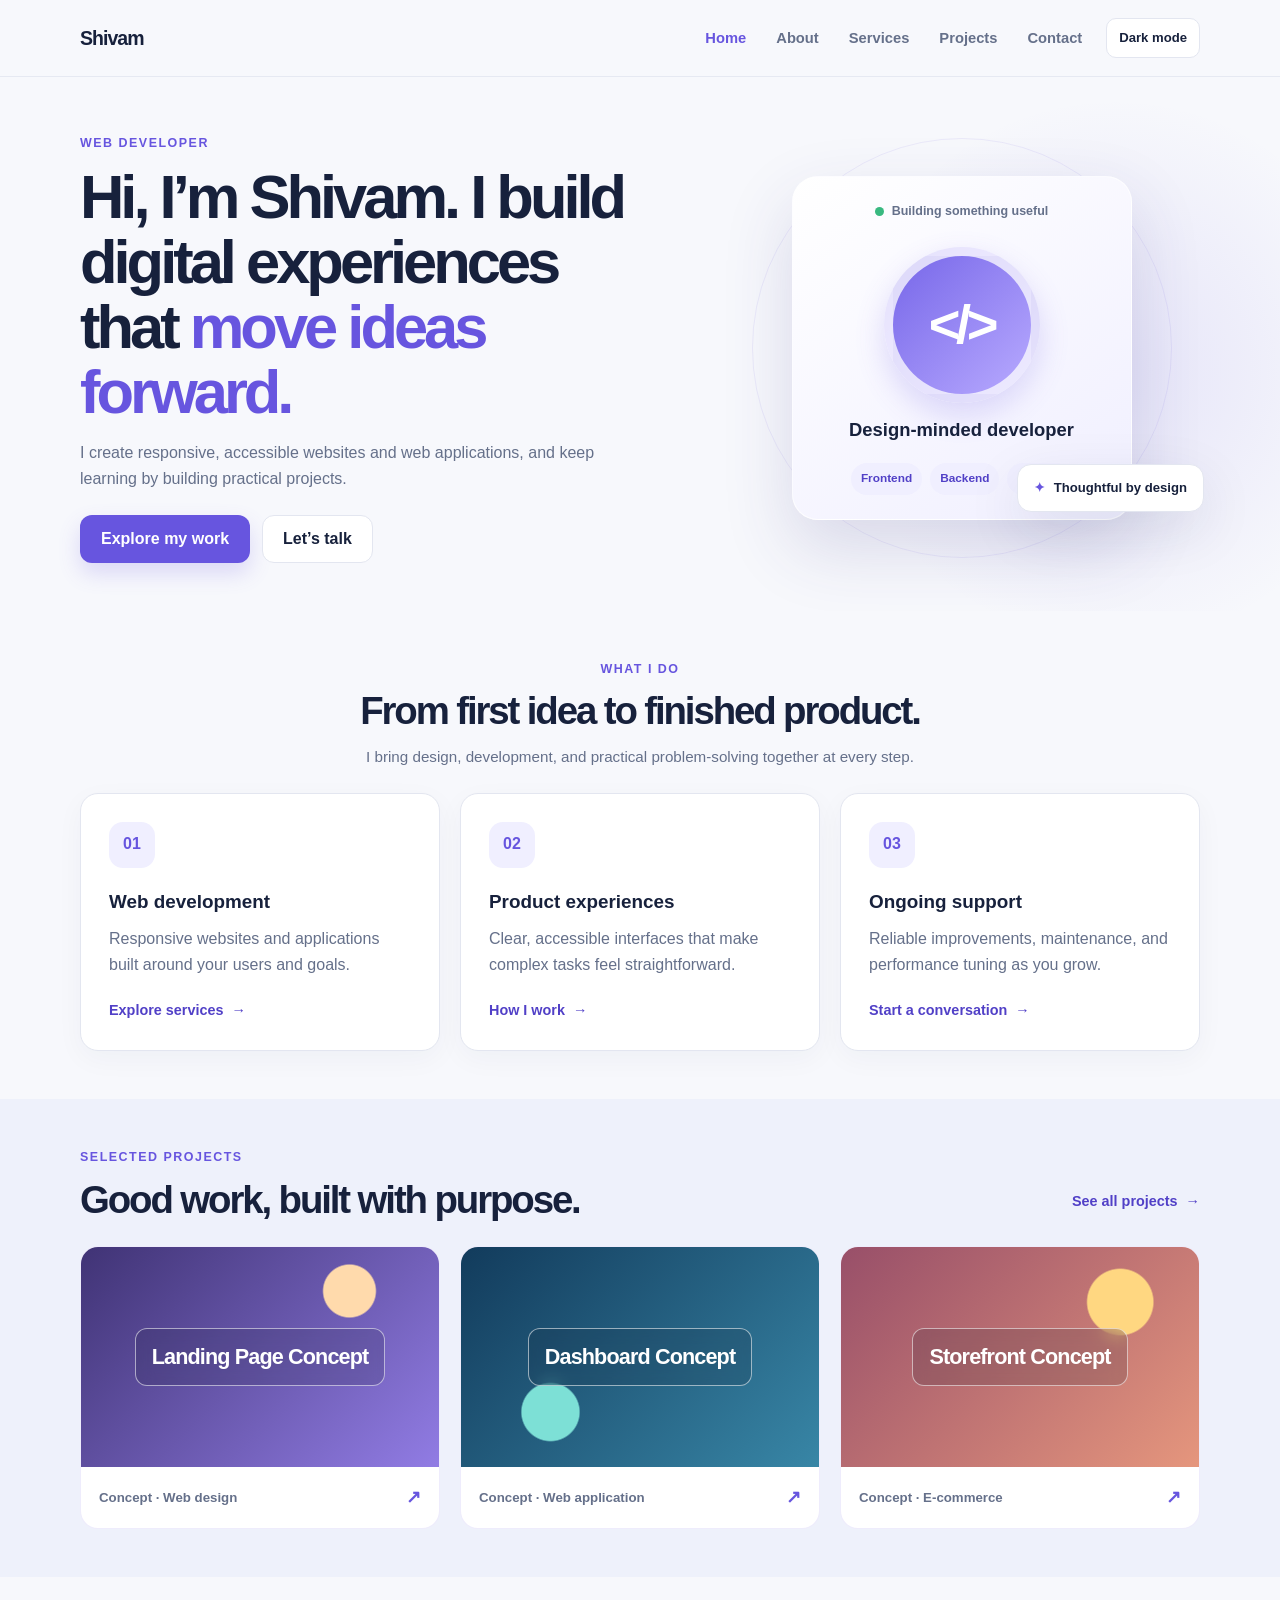
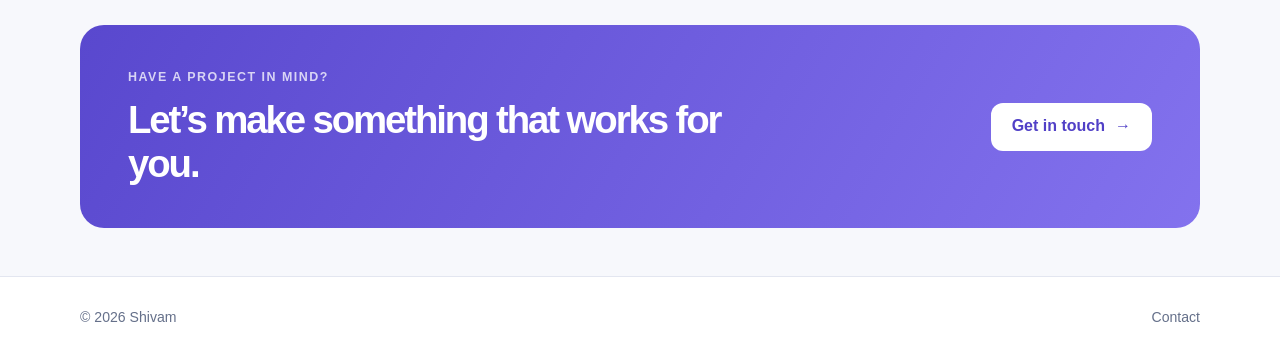
<file: index.html>
<!DOCTYPE html>
<html lang="en">
  <head>
    <meta charset="UTF-8" />
    <meta name="viewport" content="width=device-width, initial-scale=1.0" />
    <meta
      name="description"
      content="Shivam's portfolio: responsive, accessible websites and web application projects."
    />
    <meta name="theme-color" content="#f7f8fc" />
    <title>Shivam's Portfolio</title>
    <link rel="stylesheet" href="assets/css/style.css" />
    <link rel="stylesheet" href="assets/css/responsive.css" />
  </head>
  <body>
    <a class="skip-link" href="#main-content">Skip to main content</a>
    <header class="site-header">
      <div class="container nav-wrap">
        <a href="index.html" class="brand">Shivam</a>
        <button class="theme-toggle" type="button" aria-label="Switch to dark mode" aria-pressed="false">Dark mode</button>
        <button class="nav-toggle" aria-label="Toggle navigation" aria-expanded="false" aria-controls="primary-navigation">
          <span></span>
          <span></span>
          <span></span>
        </button>
        <nav id="primary-navigation" class="site-nav" aria-label="Main navigation">
          <a href="index.html" class="active" aria-current="page">Home</a>
          <a href="pages/about.html">About</a>
          <a href="pages/services.html">Services</a>
          <a href="pages/projects.html">Projects</a>
          <a href="pages/contact.html">Contact</a>
        </nav>
      </div>
    </header>

    <main id="main-content" tabindex="-1">
      <section class="hero">
        <div class="container hero-grid">
          <div class="hero-copy">
            <p class="eyebrow accent">Web developer</p>
            <h1>Hi, I’m Shivam. I build digital experiences that <span>move ideas forward.</span></h1>
            <p class="hero-description">
              I create responsive, accessible websites and web applications, and keep learning
              by building practical projects.
            </p>
            <div class="cta-row">
              <a class="btn btn-primary" href="pages/projects.html">Explore my work</a>
              <a class="btn btn-secondary" href="pages/contact.html">Let’s talk</a>
            </div>
          </div>
          <div class="hero-visual" role="img" aria-label="Developer profile illustration">
            <div class="hero-orbit orbit-one"></div>
            <div class="hero-orbit orbit-two"></div>
            <div class="profile-card">
              <div class="profile-top"><span class="status-dot"></span> Building something useful</div>
              <div class="profile-monogram" aria-hidden="true">&lt;/&gt;</div>
              <p class="profile-caption">Design-minded developer</p>
              <div class="skill-pills">
                <span>Frontend</span>
                <span>Backend</span>
                <span>Product</span>
              </div>
            </div>
            <div class="floating-note"><span>✦</span> Thoughtful by design</div>
          </div>
        </div>
      </section>

      <section class="section">
        <div class="container">
          <div class="section-heading">
            <p class="eyebrow accent">What I do</p>
            <h2>From first idea to finished product.</h2>
            <p>I bring design, development, and practical problem-solving together at every step.</p>
          </div>
          <div class="card-grid three-col">
            <article class="card">
              <div class="icon-box">01</div>
              <h3>Web development</h3>
              <p>Responsive websites and applications built around your users and goals.</p>
              <a class="text-link" href="pages/services.html">Explore services <span aria-hidden="true">→</span></a>
            </article>
            <article class="card">
              <div class="icon-box">02</div>
              <h3>Product experiences</h3>
              <p>Clear, accessible interfaces that make complex tasks feel straightforward.</p>
              <a class="text-link" href="pages/about.html">How I work <span aria-hidden="true">→</span></a>
            </article>
            <article class="card">
              <div class="icon-box">03</div>
              <h3>Ongoing support</h3>
              <p>Reliable improvements, maintenance, and performance tuning as you grow.</p>
              <a class="text-link" href="pages/contact.html">Start a conversation <span aria-hidden="true">→</span></a>
            </article>
          </div>
        </div>
      </section>

      <section class="section alt-bg">
        <div class="container">
          <div class="section-heading section-heading-row">
            <div>
              <p class="eyebrow accent">Selected projects</p>
              <h2>Good work, built with purpose.</h2>
            </div>
            <a class="text-link" href="pages/projects.html">See all projects <span aria-hidden="true">→</span></a>
          </div>
          <div class="project-grid">
            <a class="project-card" href="pages/projects.html">
              <div class="project-art project-art-one"><span>Landing Page Concept</span></div>
              <div class="project-card-copy"><span>Concept · Web design</span><span aria-hidden="true">↗</span></div>
            </a>
            <a class="project-card" href="pages/projects.html">
              <div class="project-art project-art-two"><span>Dashboard Concept</span></div>
              <div class="project-card-copy"><span>Concept · Web application</span><span aria-hidden="true">↗</span></div>
            </a>
            <a class="project-card" href="pages/projects.html">
              <div class="project-art project-art-three"><span>Storefront Concept</span></div>
              <div class="project-card-copy"><span>Concept · E-commerce</span><span aria-hidden="true">↗</span></div>
            </a>
          </div>
        </div>
      </section>

      <section class="section">
        <div class="container banner-box">
          <div>
            <p class="eyebrow">Have a project in mind?</p>
            <h2>Let’s make something that works for you.</h2>
          </div>
          <a class="btn btn-light" href="pages/contact.html">Get in touch <span aria-hidden="true">→</span></a>
        </div>
      </section>
    </main>

    <footer class="site-footer">
      <div class="container footer-row">
        <p>&copy; <span id="year"></span> Shivam</p>
        <div class="socials">
          <a href="pages/contact.html">Contact</a>
        </div>
      </div>
    </footer>

    <script src="assets/js/script.js"></script>
    <script src="assets/js/navigation.js"></script>
  </body>
</html>
</file>
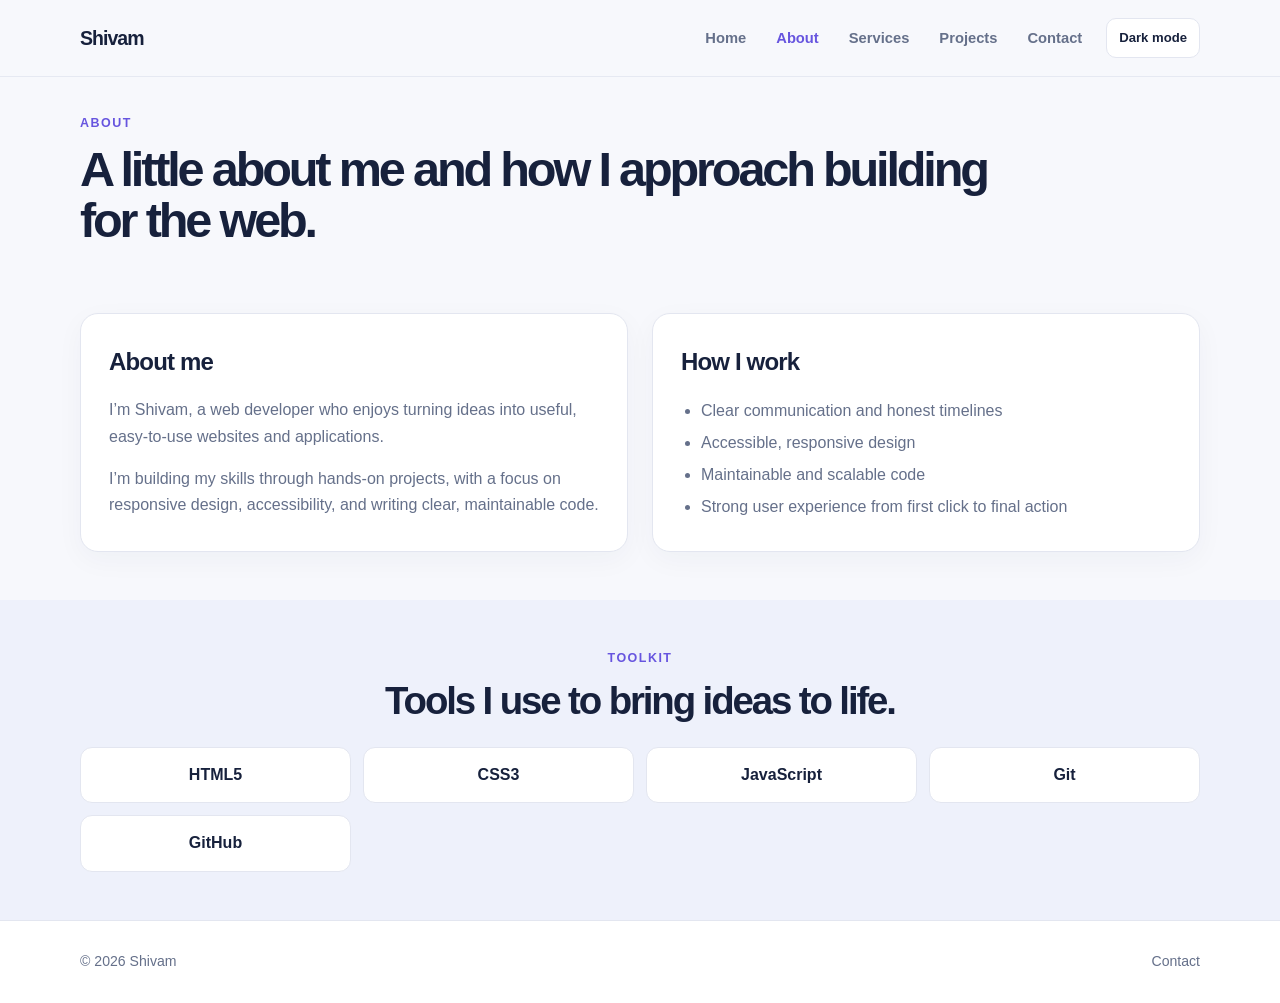
<file: pages/about.html>
<!DOCTYPE html>
<html lang="en">
  <head>
    <meta charset="UTF-8" />
    <meta name="viewport" content="width=device-width, initial-scale=1.0" />
    <title>About | Shivam's Portfolio</title>
    <meta name="description" content="Learn about Shivam and the skills behind this portfolio." />
    <link rel="stylesheet" href="../assets/css/style.css" />
    <link rel="stylesheet" href="../assets/css/responsive.css" />
  </head>
  <body>
    <a class="skip-link" href="#main-content">Skip to main content</a>
    <header class="site-header">
      <div class="container nav-wrap">
        <a href="../index.html" class="brand">Shivam</a>
        <button class="theme-toggle" type="button" aria-label="Switch to dark mode" aria-pressed="false">Dark mode</button>
        <button class="nav-toggle" aria-label="Toggle navigation" aria-expanded="false" aria-controls="primary-navigation">
          <span></span>
          <span></span>
          <span></span>
        </button>
        <nav id="primary-navigation" class="site-nav" aria-label="Main navigation">
          <a href="../index.html">Home</a>
          <a href="about.html" class="active" aria-current="page">About</a>
          <a href="services.html">Services</a>
          <a href="projects.html">Projects</a>
          <a href="contact.html">Contact</a>
        </nav>
      </div>
    </header>

    <main id="main-content" tabindex="-1">
      <section class="page-hero">
        <div class="container">
          <p class="eyebrow accent">About</p>
          <h1>A little about me and how I approach building for the web.</h1>
        </div>
      </section>

      <section class="section">
        <div class="container two-col-layout">
          <div class="content-block">
            <h2>About me</h2>
            <p>
              I’m Shivam, a web developer who enjoys turning ideas into useful, easy-to-use
              websites and applications.
            </p>
            <p>
              I’m building my skills through hands-on projects, with a focus on responsive design,
              accessibility, and writing clear, maintainable code.
            </p>
          </div>
          <div class="content-block">
            <h2>How I work</h2>
            <ul class="check-list">
              <li>Clear communication and honest timelines</li>
              <li>Accessible, responsive design</li>
              <li>Maintainable and scalable code</li>
              <li>Strong user experience from first click to final action</li>
            </ul>
          </div>
        </div>
      </section>

      <section class="section alt-bg">
        <div class="container">
          <div class="section-heading">
            <p class="eyebrow accent">Toolkit</p>
            <h2>Tools I use to bring ideas to life.</h2>
          </div>
          <div class="tech-grid">
            <span>HTML5</span>
            <span>CSS3</span>
            <span>JavaScript</span>
            <span>Git</span>
            <span>GitHub</span>
          </div>
        </div>
      </section>
    </main>

    <footer class="site-footer">
      <div class="container footer-row">
        <p>&copy; <span id="year"></span> Shivam</p>
        <div class="socials">
          <a href="contact.html">Contact</a>
        </div>
      </div>
    </footer>

    <script src="../assets/js/script.js"></script>
    <script src="../assets/js/navigation.js"></script>
  </body>
</html>
</file>
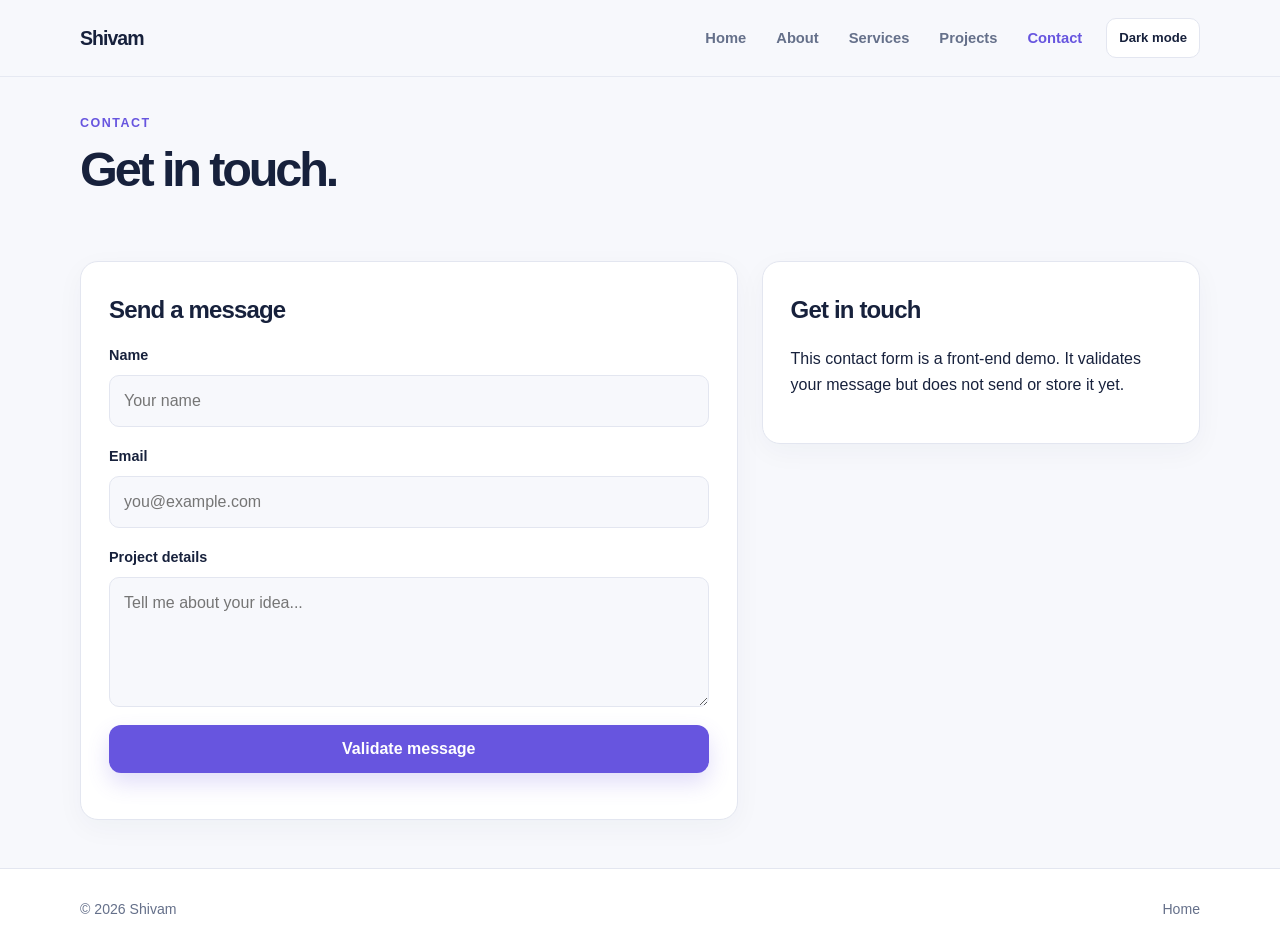
<file: pages/contact.html>
<!DOCTYPE html>
<html lang="en">
  <head>
    <meta charset="UTF-8" />
    <meta name="viewport" content="width=device-width, initial-scale=1.0" />
    <title>Contact | Shivam's Portfolio</title>
    <meta name="description" content="Contact the developer behind this portfolio." />
    <link rel="stylesheet" href="../assets/css/style.css" />
    <link rel="stylesheet" href="../assets/css/responsive.css" />
  </head>
  <body>
    <a class="skip-link" href="#main-content">Skip to main content</a>
    <header class="site-header">
      <div class="container nav-wrap">
        <a href="../index.html" class="brand">Shivam</a>
        <button class="theme-toggle" type="button" aria-label="Switch to dark mode" aria-pressed="false">Dark mode</button>
        <button class="nav-toggle" aria-label="Toggle navigation" aria-expanded="false" aria-controls="primary-navigation">
          <span></span>
          <span></span>
          <span></span>
        </button>
        <nav id="primary-navigation" class="site-nav" aria-label="Main navigation">
          <a href="../index.html">Home</a>
          <a href="about.html">About</a>
          <a href="services.html">Services</a>
          <a href="projects.html">Projects</a>
          <a href="contact.html" class="active" aria-current="page">Contact</a>
        </nav>
      </div>
    </header>

    <main id="main-content" tabindex="-1">
      <section class="page-hero">
        <div class="container">
          <p class="eyebrow accent">Contact</p>
          <h1>Get in touch.</h1>
        </div>
      </section>

      <section class="section">
        <div class="container contact-grid">
          <div class="contact-card">
            <h2>Send a message</h2>
            <form class="contact-form" novalidate>
              <div class="form-group">
                <label for="name">Name</label>
                <input id="name" name="name" type="text" placeholder="Your name" autocomplete="name" required />
              </div>
              <div class="form-group">
                <label for="email">Email</label>
                <input id="email" name="email" type="email" placeholder="you@example.com" autocomplete="email" required />
              </div>
              <div class="form-group">
                <label for="message">Project details</label>
                <textarea id="message" name="message" placeholder="Tell me about your idea..." minlength="10" required></textarea>
              </div>
              <button type="submit" class="btn btn-primary">Validate message</button>
              <p class="form-status" role="status" aria-live="polite" aria-atomic="true"></p>
            </form>
          </div>

          <aside class="info-card">
            <h2>Get in touch</h2>
            <p>This contact form is a front-end demo. It validates your message but does not send or store it yet.</p>
          </aside>
        </div>
      </section>
    </main>

    <footer class="site-footer">
      <div class="container footer-row">
        <p>&copy; <span id="year"></span> Shivam</p>
        <div class="socials">
          <a href="../index.html">Home</a>
        </div>
      </div>
    </footer>

    <script src="../assets/js/script.js"></script>
    <script src="../assets/js/navigation.js"></script>
    <script src="../assets/js/validation.js"></script>
  </body>
</html>
</file>
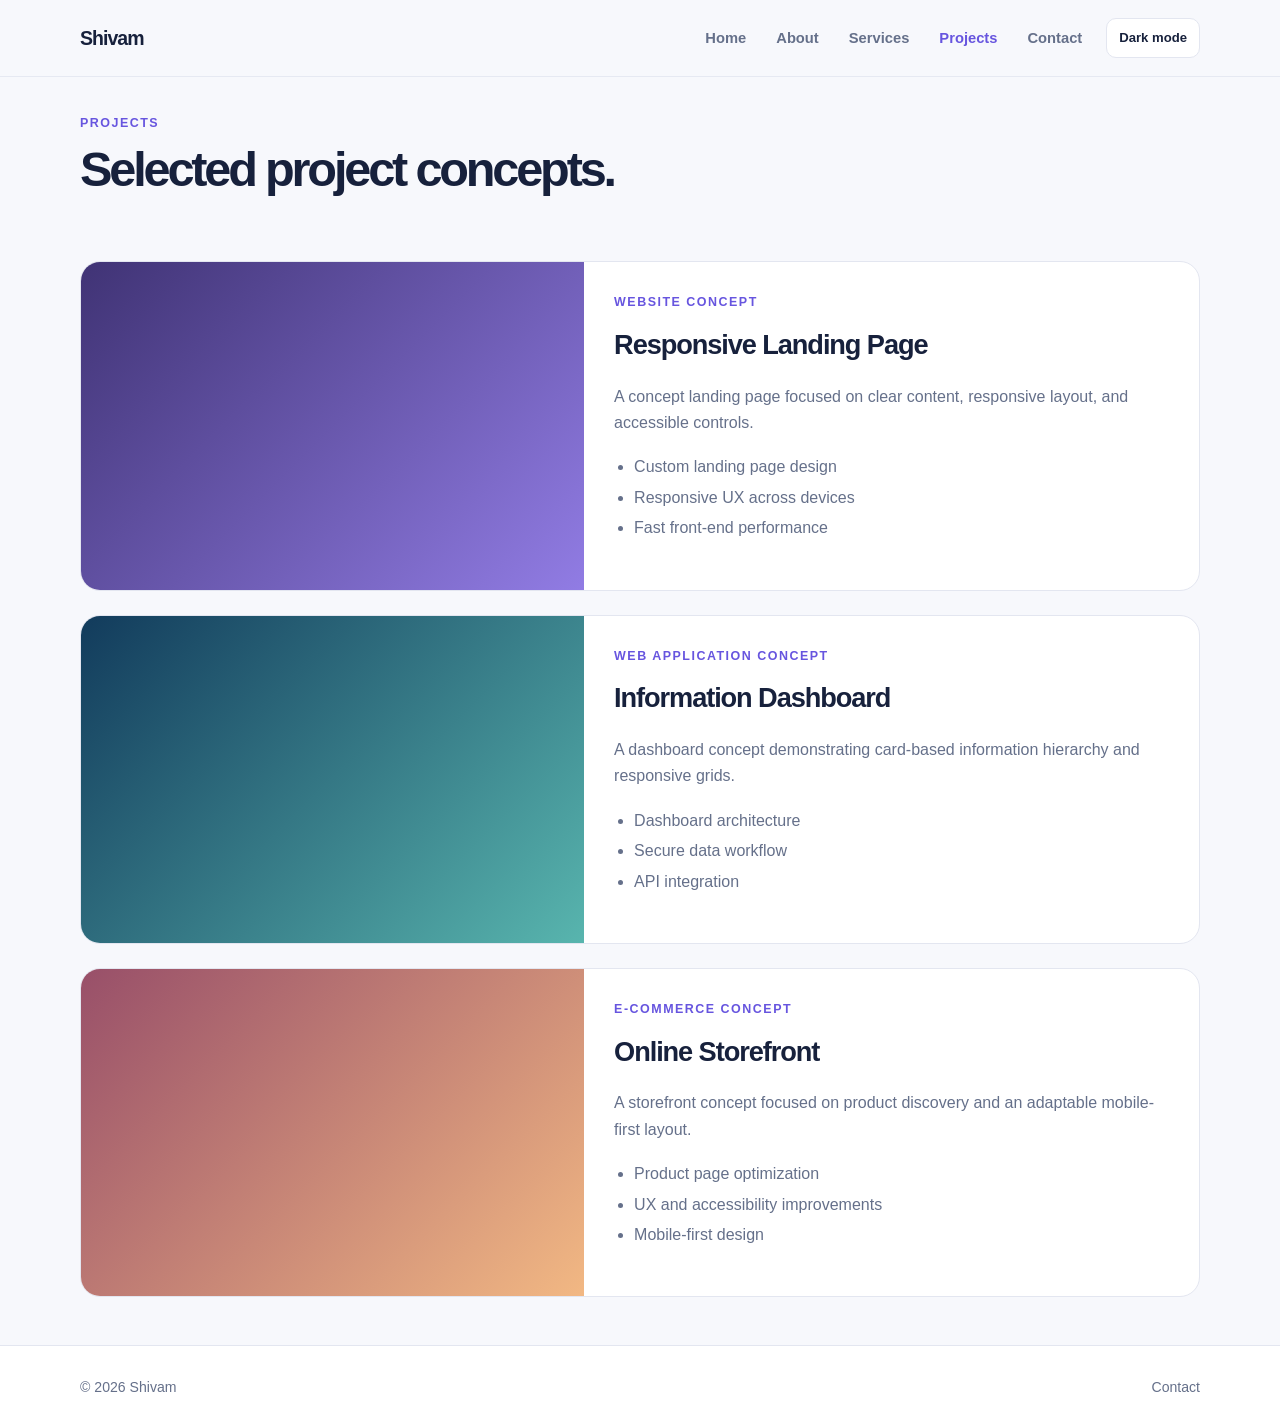
<file: pages/projects.html>
<!DOCTYPE html>
<html lang="en">
  <head>
    <meta charset="UTF-8" />
    <meta name="viewport" content="width=device-width, initial-scale=1.0" />
    <title>Projects | Shivam's Portfolio</title>
    <meta name="description" content="Project concepts and portfolio work." />
    <link rel="stylesheet" href="../assets/css/style.css" />
    <link rel="stylesheet" href="../assets/css/responsive.css" />
  </head>
  <body>
    <a class="skip-link" href="#main-content">Skip to main content</a>
    <header class="site-header">
      <div class="container nav-wrap">
        <a href="../index.html" class="brand">Shivam</a>
        <button class="theme-toggle" type="button" aria-label="Switch to dark mode" aria-pressed="false">Dark mode</button>
        <button class="nav-toggle" aria-label="Toggle navigation" aria-expanded="false" aria-controls="primary-navigation">
          <span></span>
          <span></span>
          <span></span>
        </button>
        <nav id="primary-navigation" class="site-nav" aria-label="Main navigation">
          <a href="../index.html">Home</a>
          <a href="about.html">About</a>
          <a href="services.html">Services</a>
          <a href="projects.html" class="active" aria-current="page">Projects</a>
          <a href="contact.html">Contact</a>
        </nav>
      </div>
    </header>

    <main id="main-content" tabindex="-1">
      <section class="page-hero">
        <div class="container">
          <p class="eyebrow accent">Projects</p>
          <h1>Selected project concepts.</h1>
        </div>
      </section>

      <section class="section">
        <div class="container project-list">
          <article class="project-item">
            <div class="project-media one"></div>
            <div class="project-details">
              <p class="eyebrow accent">Website concept</p>
              <h2>Responsive Landing Page</h2>
              <p>
                A concept landing page focused on clear content, responsive layout, and accessible controls.
              </p>
              <ul>
                <li>Custom landing page design</li>
                <li>Responsive UX across devices</li>
                <li>Fast front-end performance</li>
              </ul>
            </div>
          </article>

          <article class="project-item">
            <div class="project-media two"></div>
            <div class="project-details">
              <p class="eyebrow accent">Web application concept</p>
              <h2>Information Dashboard</h2>
              <p>
                A dashboard concept demonstrating card-based information hierarchy and responsive grids.
              </p>
              <ul>
                <li>Dashboard architecture</li>
                <li>Secure data workflow</li>
                <li>API integration</li>
              </ul>
            </div>
          </article>

          <article class="project-item">
            <div class="project-media three"></div>
            <div class="project-details">
              <p class="eyebrow accent">E-commerce concept</p>
              <h2>Online Storefront</h2>
              <p>
                A storefront concept focused on product discovery and an adaptable mobile-first layout.
              </p>
              <ul>
                <li>Product page optimization</li>
                <li>UX and accessibility improvements</li>
                <li>Mobile-first design</li>
              </ul>
            </div>
          </article>
        </div>
      </section>
    </main>

    <footer class="site-footer">
      <div class="container footer-row">
        <p>&copy; <span id="year"></span> Shivam</p>
        <div class="socials">
          <a href="contact.html">Contact</a>
        </div>
      </div>
    </footer>

    <script src="../assets/js/script.js"></script>
    <script src="../assets/js/navigation.js"></script>
  </body>
</html>
</file>
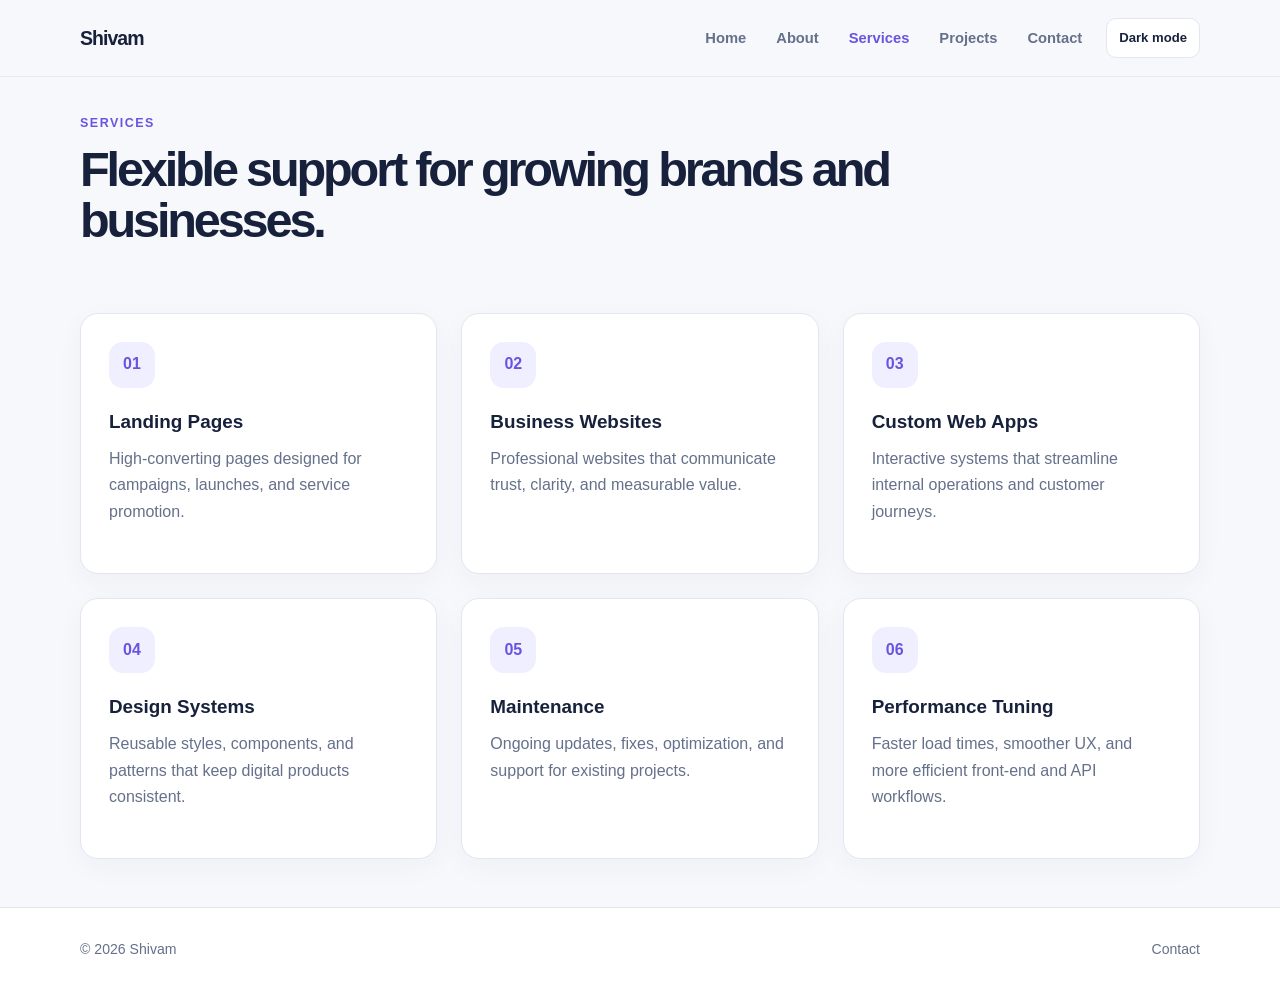
<file: pages/services.html>
<!DOCTYPE html>
<html lang="en">
  <head>
    <meta charset="UTF-8" />
    <meta name="viewport" content="width=device-width, initial-scale=1.0" />
    <title>Services | Shivam's Portfolio</title>
    <meta name="description" content="Web design, development, and maintenance services." />
    <link rel="stylesheet" href="../assets/css/style.css" />
    <link rel="stylesheet" href="../assets/css/responsive.css" />
  </head>
  <body>
    <a class="skip-link" href="#main-content">Skip to main content</a>
    <header class="site-header">
      <div class="container nav-wrap">
        <a href="../index.html" class="brand">Shivam</a>
        <button class="theme-toggle" type="button" aria-label="Switch to dark mode" aria-pressed="false">Dark mode</button>
        <button class="nav-toggle" aria-label="Toggle navigation" aria-expanded="false" aria-controls="primary-navigation">
          <span></span>
          <span></span>
          <span></span>
        </button>
        <nav id="primary-navigation" class="site-nav" aria-label="Main navigation">
          <a href="../index.html">Home</a>
          <a href="about.html">About</a>
          <a href="services.html" class="active" aria-current="page">Services</a>
          <a href="projects.html">Projects</a>
          <a href="contact.html">Contact</a>
        </nav>
      </div>
    </header>

    <main id="main-content" tabindex="-1">
      <section class="page-hero">
        <div class="container">
          <p class="eyebrow accent">Services</p>
          <h1>Flexible support for growing brands and businesses.</h1>
        </div>
      </section>

      <section class="section">
        <div class="container card-grid three-col large-gap">
          <article class="card">
            <div class="icon-box">01</div>
            <h3>Landing Pages</h3>
            <p>High-converting pages designed for campaigns, launches, and service promotion.</p>
          </article>
          <article class="card">
            <div class="icon-box">02</div>
            <h3>Business Websites</h3>
            <p>Professional websites that communicate trust, clarity, and measurable value.</p>
          </article>
          <article class="card">
            <div class="icon-box">03</div>
            <h3>Custom Web Apps</h3>
            <p>Interactive systems that streamline internal operations and customer journeys.</p>
          </article>
          <article class="card">
            <div class="icon-box">04</div>
            <h3>Design Systems</h3>
            <p>Reusable styles, components, and patterns that keep digital products consistent.</p>
          </article>
          <article class="card">
            <div class="icon-box">05</div>
            <h3>Maintenance</h3>
            <p>Ongoing updates, fixes, optimization, and support for existing projects.</p>
          </article>
          <article class="card">
            <div class="icon-box">06</div>
            <h3>Performance Tuning</h3>
            <p>Faster load times, smoother UX, and more efficient front-end and API workflows.</p>
          </article>
        </div>
      </section>
    </main>

    <footer class="site-footer">
      <div class="container footer-row">
        <p>&copy; <span id="year"></span> Shivam</p>
        <div class="socials">
          <a href="contact.html">Contact</a>
        </div>
      </div>
    </footer>

    <script src="../assets/js/script.js"></script>
    <script src="../assets/js/navigation.js"></script>
  </body>
</html>
</file>
<file: assets/css/style.css>
:root {
  color-scheme: light;
  --page-bg: #f7f8fc;
  --surface: #ffffff;
  --surface-soft: #eef1fb;
  --text: #17213c;
  --muted: #65708a;
  --accent: #6755df;
  --accent-dark: #5140c7;
  --stroke: #e3e6f0;
  --shadow: 0 18px 55px rgba(34, 43, 76, 0.1);
}

:root[data-theme="dark"] {
  color-scheme: dark;
  --page-bg: #121624;
  --surface: #1b2132;
  --surface-soft: #222a3d;
  --text: #eff2ff;
  --muted: #b4bdd2;
  --accent: #a89aff;
  --accent-dark: #c0b8ff;
  --stroke: #343d53;
  --shadow: 0 18px 55px rgba(0, 0, 0, 0.28);
  --button-text: #201948;
}

* {
  box-sizing: border-box;
}

html {
  scroll-behavior: smooth;
}

body {
  margin: 0;
  min-width: 320px;
  min-height: 100vh;
  font-family: "Segoe UI", Tahoma, Geneva, Verdana, sans-serif;
  background: var(--page-bg);
  color: var(--text);
  line-height: 1.65;
}

body,
button,
a {
  -webkit-tap-highlight-color: transparent;
}

a {
  color: inherit;
  text-decoration: none;
}

button:focus-visible,
a:focus-visible,
input:focus-visible,
textarea:focus-visible {
  outline: 3px solid var(--accent);
  outline-offset: 3px;
}

button {
  font: inherit;
}

.skip-link {
  position: fixed;
  z-index: 20;
  top: 12px;
  left: 12px;
  padding: 10px 14px;
  transform: translateY(-160%);
  border-radius: 10px;
  background: var(--text);
  color: var(--page-bg);
  font-weight: 700;
}

.skip-link:focus {
  transform: translateY(0);
}

main:focus {
  outline: none;
}

.container {
  width: min(1120px, calc(100% - 48px));
  margin: 0 auto;
}

.site-header {
  position: sticky;
  z-index: 10;
  top: 0;
  background: var(--page-bg);
  border-bottom: 1px solid rgba(227, 230, 240, 0.8);
  backdrop-filter: blur(16px);
}

.nav-wrap {
  min-height: 76px;
  display: flex;
  align-items: center;
  justify-content: flex-start;
  gap: 24px;
}

.brand {
  order: 1;
  margin-right: auto;
  font-size: 1.22rem;
  font-weight: 800;
  letter-spacing: -0.05em;
}

.brand span {
  color: var(--accent);
}

.site-nav {
  order: 2;
  display: flex;
  align-items: center;
  gap: 30px;
}

.site-nav a {
  color: var(--muted);
  font-size: 0.92rem;
  font-weight: 600;
  transition: color 0.2s ease;
}

.site-nav a:hover,
.site-nav a.active {
  color: var(--accent);
}

.nav-toggle {
  order: 2;
  display: none;
  width: 42px;
  height: 42px;
  padding: 10px;
  border: 1px solid var(--stroke);
  border-radius: 12px;
  background: var(--surface);
  cursor: pointer;
}

.theme-toggle {
  order: 3;
  flex: 0 0 auto;
  padding: 8px 12px;
  border: 1px solid var(--stroke);
  border-radius: 10px;
  background: var(--surface);
  color: var(--text);
  font-size: 0.82rem;
  font-weight: 650;
  cursor: pointer;
}

.theme-toggle:hover {
  border-color: var(--accent);
  color: var(--accent);
}

.nav-toggle span {
  display: block;
  height: 2px;
  margin: 4px 0;
  background: var(--text);
}

.hero {
  position: relative;
  overflow: hidden;
  padding: 56px 0 48px;
}

.hero::before {
  position: absolute;
  top: 10px;
  right: -120px;
  width: 570px;
  height: 570px;
  border-radius: 50%;
  background: radial-gradient(circle, rgba(103, 85, 223, 0.12), rgba(103, 85, 223, 0) 68%);
  content: "";
  pointer-events: none;
}

.hero-grid {
  position: relative;
  display: grid;
  grid-template-columns: 1.1fr 0.9fr;
  align-items: center;
  gap: 60px;
}

.eyebrow {
  margin: 0 0 10px;
  color: var(--muted);
  font-size: 0.78rem;
  font-weight: 750;
  letter-spacing: 0.12em;
  text-transform: uppercase;
}

.eyebrow.accent {
  color: var(--accent);
}

.hero h1,
.page-hero h1 {
  max-width: 720px;
  margin: 0;
  font-size: clamp(2.35rem, 4.8vw, 4rem);
  line-height: 1.06;
  letter-spacing: -0.065em;
}

.hero h1 span {
  color: var(--accent);
}

.hero-description {
  max-width: 570px;
  margin: 16px 0 0;
  color: var(--muted);
  font-size: 1rem;
}

.cta-row {
  display: flex;
  flex-wrap: wrap;
  gap: 12px;
  margin-top: 22px;
}

.btn {
  min-height: 48px;
  display: inline-flex;
  align-items: center;
  justify-content: center;
  gap: 10px;
  padding: 0 20px;
  border: 1px solid transparent;
  border-radius: 12px;
  font-weight: 700;
  transition: transform 0.2s ease, background 0.2s ease, box-shadow 0.2s ease;
}

.btn:hover {
  transform: translateY(-2px);
}

.btn-primary {
  color: var(--button-text, #fff);
  background: var(--accent);
  box-shadow: 0 10px 22px rgba(103, 85, 223, 0.2);
}

.btn-primary:hover {
  background: var(--accent-dark);
}

.btn-secondary {
  color: var(--text);
  background: var(--surface);
  border-color: var(--stroke);
}

.btn-light {
  color: #5140c7;
  background: #fff;
}

.hero-visual {
  position: relative;
  min-height: 400px;
  display: grid;
  place-items: center;
}

.hero-orbit {
  position: absolute;
  width: 340px;
  height: 340px;
  border: 1px solid rgba(103, 85, 223, 0.15);
  border-radius: 50%;
}

.orbit-two {
  width: 420px;
  height: 420px;
  border-color: rgba(103, 85, 223, 0.09);
}

.profile-card {
  position: relative;
  z-index: 1;
  width: min(340px, 85%);
  padding: 24px;
  border: 1px solid rgba(255, 255, 255, 0.75);
  border-radius: 26px;
  background: linear-gradient(145deg, #fff, #f0efff);
  box-shadow: 0 28px 70px rgba(57, 47, 128, 0.16);
  color: #17213c;
  --accent: #5140c7;
  --accent-dark: #5140c7;
  --muted: #65708a;
  text-align: center;
}

.profile-top {
  display: flex;
  align-items: center;
  justify-content: center;
  gap: 8px;
  color: var(--muted);
  font-size: 0.78rem;
  font-weight: 600;
}

.status-dot,
.dot {
  width: 9px;
  height: 9px;
  display: inline-block;
  flex: 0 0 auto;
  border-radius: 50%;
  background: #39b980;
}

.profile-monogram {
  width: 156px;
  height: 156px;
  display: grid;
  place-items: center;
  margin: 25px auto 12px;
  border: 9px solid rgba(255, 255, 255, 0.75);
  border-radius: 50%;
  background: linear-gradient(135deg, #7767e9, #b8aaff);
  box-shadow: 0 12px 30px rgba(103, 85, 223, 0.2);
  color: #fff;
  font-size: 3.4rem;
  font-weight: 800;
  letter-spacing: -0.08em;
}

.profile-caption {
  margin: 0;
  font-size: 1.15rem;
  font-weight: 750;
}

.skill-pills {
  display: flex;
  justify-content: center;
  gap: 8px;
  margin-top: 18px;
}

.skill-pills span {
  padding: 6px 10px;
  border-radius: 999px;
  background: #f0efff;
  color: var(--accent-dark);
  font-size: 0.74rem;
  font-weight: 650;
}

.floating-note {
  position: absolute;
  z-index: 2;
  right: -4px;
  bottom: 36px;
  padding: 12px 16px;
  border: 1px solid var(--stroke);
  border-radius: 14px;
  background: var(--surface);
  box-shadow: var(--shadow);
  font-size: 0.82rem;
  font-weight: 700;
}

.floating-note span {
  margin-right: 5px;
  color: var(--accent);
}

.section {
  padding: 48px 0;
}

.alt-bg {
  background: var(--surface-soft);
}

.section-heading {
  max-width: 660px;
  margin: 0 auto 24px;
  text-align: center;
}

.section-heading h2,
.banner-box h2 {
  margin: 0;
  font-size: clamp(1.75rem, 3vw, 2.5rem);
  line-height: 1.15;
  letter-spacing: -0.055em;
}

.section-heading > p:last-child {
  margin: 10px 0 0;
  color: var(--muted);
  font-size: 0.95rem;
}

.section-heading-row {
  max-width: none;
  display: flex;
  align-items: end;
  justify-content: space-between;
  gap: 24px;
  text-align: left;
}

.section-heading-row .text-link {
  flex: 0 0 auto;
  margin-bottom: 8px;
}

.card-grid {
  display: grid;
  gap: 20px;
}

.three-col {
  grid-template-columns: repeat(3, minmax(0, 1fr));
}

.large-gap {
  gap: 24px;
}

.card,
.content-block,
.contact-card,
.info-card {
  padding: 28px;
  border: 1px solid var(--stroke);
  border-radius: 18px;
  background: var(--surface);
  box-shadow: 0 8px 28px rgba(34, 43, 76, 0.04);
}

.card {
  display: flex;
  flex-direction: column;
  align-items: flex-start;
}

.icon-box {
  width: 46px;
  height: 46px;
  display: grid;
  place-items: center;
  margin-bottom: 18px;
  border-radius: 14px;
  background: #f0efff;
  color: var(--accent);
  font-weight: 800;
}

.card h3,
.exercise-column h3 {
  margin: 0 0 9px;
  font-size: 1.18rem;
}

.card p,
.content-block p,
.project-details p {
  color: var(--muted);
}

.card p {
  margin: 0 0 20px;
}

.text-link {
  color: var(--accent-dark);
  font-size: 0.9rem;
  font-weight: 750;
}

.text-link span {
  margin-left: 4px;
}

.project-grid {
  display: grid;
  grid-template-columns: repeat(3, minmax(0, 1fr));
  gap: 20px;
}

.project-card {
  overflow: hidden;
  border: 1px solid rgba(103, 85, 223, 0.11);
  border-radius: 18px;
  background: var(--surface);
  transition: transform 0.2s ease, box-shadow 0.2s ease;
}

.project-card:hover {
  transform: translateY(-4px);
  box-shadow: var(--shadow);
}

.project-art {
  min-height: 220px;
  display: grid;
  place-items: center;
  overflow: hidden;
  color: #fff;
  font-size: 1.35rem;
  font-weight: 800;
  letter-spacing: -0.04em;
}

.project-art-one {
  background: radial-gradient(circle at 75% 20%, #ffdaac 0 8%, transparent 8.5%), linear-gradient(135deg, #403375, #917ce4);
}

.project-art-two {
  background: radial-gradient(circle at 25% 75%, #7de0d6 0 9%, transparent 9.5%), linear-gradient(135deg, #123b5c, #3886a6);
}

.project-art-three {
  background: radial-gradient(circle at 78% 25%, #ffd781 0 10%, transparent 10.5%), linear-gradient(135deg, #984f69, #e5967d);
}

.project-art span {
  padding: 10px 16px;
  border: 1px solid rgba(255, 255, 255, 0.55);
  border-radius: 12px;
  background: rgba(24, 25, 48, 0.16);
  backdrop-filter: blur(8px);
}

.project-card-copy {
  display: flex;
  align-items: center;
  justify-content: space-between;
  gap: 12px;
  padding: 16px 18px;
  color: var(--muted);
  font-size: 0.83rem;
  font-weight: 650;
}

.project-card-copy span:last-child {
  color: var(--accent);
  font-size: 1.1rem;
}

.banner-box {
  display: flex;
  align-items: center;
  justify-content: space-between;
  gap: 28px;
  padding: 42px 48px;
  border-radius: 24px;
  background: linear-gradient(120deg, #5948ce, #8372ee);
  color: #fff;
}

.banner-box .eyebrow {
  color: rgba(255, 255, 255, 0.76);
}

.banner-box h2 {
  max-width: 620px;
}

.page-hero {
  padding: 36px 0 18px;
}

.page-hero h1 {
  max-width: 920px;
  font-size: clamp(2rem, 3.8vw, 3.25rem);
}

.two-col-layout,
.split-grid {
  display: grid;
  grid-template-columns: repeat(2, minmax(0, 1fr));
  gap: 24px;
}

.content-block h2,
.contact-card h2,
.info-card h2 {
  margin: 0 0 14px;
  font-size: 1.5rem;
  letter-spacing: -0.035em;
}

.content-block p:last-child {
  margin-bottom: 0;
}

.check-list {
  margin: 0;
  padding-left: 20px;
  color: var(--muted);
  line-height: 2;
}

.tech-grid {
  display: grid;
  grid-template-columns: repeat(4, minmax(0, 1fr));
  gap: 12px;
}

.tech-grid span {
  padding: 14px;
  border: 1px solid var(--stroke);
  border-radius: 12px;
  background: var(--surface);
  text-align: center;
  font-weight: 650;
}

.project-list {
  display: grid;
  gap: 24px;
}

.project-item {
  display: grid;
  grid-template-columns: 0.9fr 1.1fr;
  overflow: hidden;
  border: 1px solid var(--stroke);
  border-radius: 20px;
  background: var(--surface);
}

.project-media {
  min-height: 280px;
  background: linear-gradient(135deg, #403375, #917ce4);
}

.project-media.two {
  background: linear-gradient(135deg, #123b5c, #58b5ae);
}

.project-media.three {
  background: linear-gradient(135deg, #984f69, #f2b883);
}

.project-details {
  padding: 30px;
}

.project-details h2 {
  margin: 0;
  font-size: 1.7rem;
  letter-spacing: -0.04em;
}

.project-details ul {
  padding-left: 20px;
  color: var(--muted);
  line-height: 1.9;
}

.contact-grid {
  display: grid;
  align-items: start;
  grid-template-columns: 1.2fr 0.8fr;
  gap: 24px;
}

.contact-form {
  display: grid;
  gap: 18px;
}

.form-group {
  display: grid;
  gap: 7px;
}

.form-group label {
  font-size: 0.9rem;
  font-weight: 700;
}

.form-group input,
.form-group textarea {
  width: 100%;
  padding: 12px 14px;
  border: 1px solid var(--stroke);
  border-radius: 10px;
  outline: none;
  background: var(--page-bg);
  color: var(--text);
  font: inherit;
}

.form-group textarea {
  min-height: 130px;
  resize: vertical;
}

.form-group input:focus,
.form-group textarea:focus {
  border-color: var(--accent);
  box-shadow: 0 0 0 3px rgba(103, 85, 223, 0.12);
}

.form-status {
  margin: 0;
  color: var(--muted);
  font-size: 0.9rem;
}

.form-group [aria-invalid="true"] {
  border-color: #c84d5a;
}

.error-message {
  color: #b42332;
  font-size: 0.84rem;
}

.info-card ul {
  display: grid;
  gap: 12px;
  margin: 20px 0;
  padding: 0;
  list-style: none;
  color: var(--muted);
}

.availability-box {
  display: flex;
  align-items: center;
  gap: 10px;
  padding: 14px;
  border-radius: 12px;
  background: var(--surface-soft);
  color: var(--text);
  font-size: 0.86rem;
  font-weight: 650;
}

.site-footer {
  border-top: 1px solid var(--stroke);
  background: var(--surface);
}

.footer-row {
  min-height: 82px;
  display: flex;
  align-items: center;
  justify-content: space-between;
  gap: 20px;
  color: var(--muted);
  font-size: 0.88rem;
}

.footer-row p {
  margin: 0;
}

.socials {
  display: flex;
  gap: 20px;
}

.socials a:hover {
  color: var(--accent);
}

@media (max-width: 900px) {
  .hero-grid {
    gap: 28px;
  }

  .hero-visual {
    min-height: 350px;
  }

  .three-col,
  .project-grid {
    grid-template-columns: repeat(2, minmax(0, 1fr));
  }

  .project-card:last-child {
    grid-column: 1 / -1;
  }

  .project-item,
  .contact-grid {
    grid-template-columns: 1fr;
  }

  .project-media {
    min-height: 240px;
  }
}

@media (max-width: 720px) {
  .container {
    width: min(100% - 32px, 560px);
  }

  .nav-wrap {
    min-height: 68px;
  }

  .nav-toggle {
    display: block;
  }

  .site-nav {
    position: absolute;
    top: 100%;
    left: 16px;
    right: 16px;
    display: none;
    flex-direction: column;
    align-items: flex-start;
    gap: 0;
    padding: 10px 18px;
    border: 1px solid var(--stroke);
    border-radius: 16px;
    background: rgba(255, 255, 255, 0.98);
    box-shadow: var(--shadow);
  }

  .site-nav.open {
    display: flex;
  }

  .site-nav a {
    width: 100%;
    padding: 11px 0;
  }

  .hero {
    padding: 42px 0 36px;
  }

  .hero-grid,
  .two-col-layout,
  .split-grid {
    grid-template-columns: 1fr;
  }

  .hero h1 {
    font-size: clamp(1.9rem, 8vw, 3rem);
  }

  .hero-copy .eyebrow {
    font-size: 0.68rem;
    letter-spacing: 0.08em;
  }

  .hero-visual {
    min-height: 340px;
  }

  .hero-orbit {
    width: 290px;
    height: 290px;
  }

  .orbit-two {
    width: 350px;
    height: 350px;
  }

  .floating-note {
    right: 0;
    bottom: 16px;
  }

  .section {
    padding: 36px 0;
  }

  .three-col,
  .project-grid,
  .tech-grid {
    grid-template-columns: 1fr;
  }

  .project-card:last-child {
    grid-column: auto;
  }

  .section-heading-row {
    align-items: flex-start;
    flex-direction: column;
  }

  .section-heading-row .text-link {
    margin: 0;
  }

  .banner-box {
    align-items: flex-start;
    flex-direction: column;
    padding: 30px 24px;
  }

  .page-hero {
    padding: 32px 0 16px;
  }

  .page-hero h1 {
    font-size: clamp(1.9rem, 8vw, 2.75rem);
  }

  .content-block,
  .contact-card,
  .info-card,
  .project-details {
    padding: 22px;
  }

  .footer-row {
    align-items: flex-start;
    flex-direction: column;
    justify-content: center;
    padding: 18px 0;
  }

  .socials {
    flex-wrap: wrap;
  }
}

@media (prefers-reduced-motion: reduce) {
  *,
  *::before,
  *::after {
    scroll-behavior: auto !important;
    transition-duration: 0.01ms !important;
    animation-duration: 0.01ms !important;
    animation-iteration-count: 1 !important;
  }
}
</file>
<file: assets/css/responsive.css>
@media (max-width: 900px) {
  .hero-grid,
  .split-grid,
  .two-col-layout,
  .project-item,
  .contact-grid,
  .three-col,
  .project-grid {
    grid-template-columns: 1fr;
  }

  .hero {
    padding-top: 48px;
  }

  .banner-box {
    flex-direction: column;
    align-items: flex-start;
  }
}

@media (max-width: 720px) {
  .nav-toggle {
    display: block;
  }

  .site-nav {
    position: absolute;
    top: 100%;
    left: 16px;
    right: 16px;
    display: none;
    flex-direction: column;
    align-items: flex-start;
    padding: 10px 18px;
    background: var(--surface);
    border: 1px solid var(--stroke);
    border-radius: 18px;
    box-shadow: var(--shadow);
  }

  .site-nav.open {
    display: flex;
  }

  .nav-wrap {
    position: relative;
  }

  .cta-row,
  .footer-row {
    flex-direction: column;
    align-items: flex-start;
  }

}
</file>
